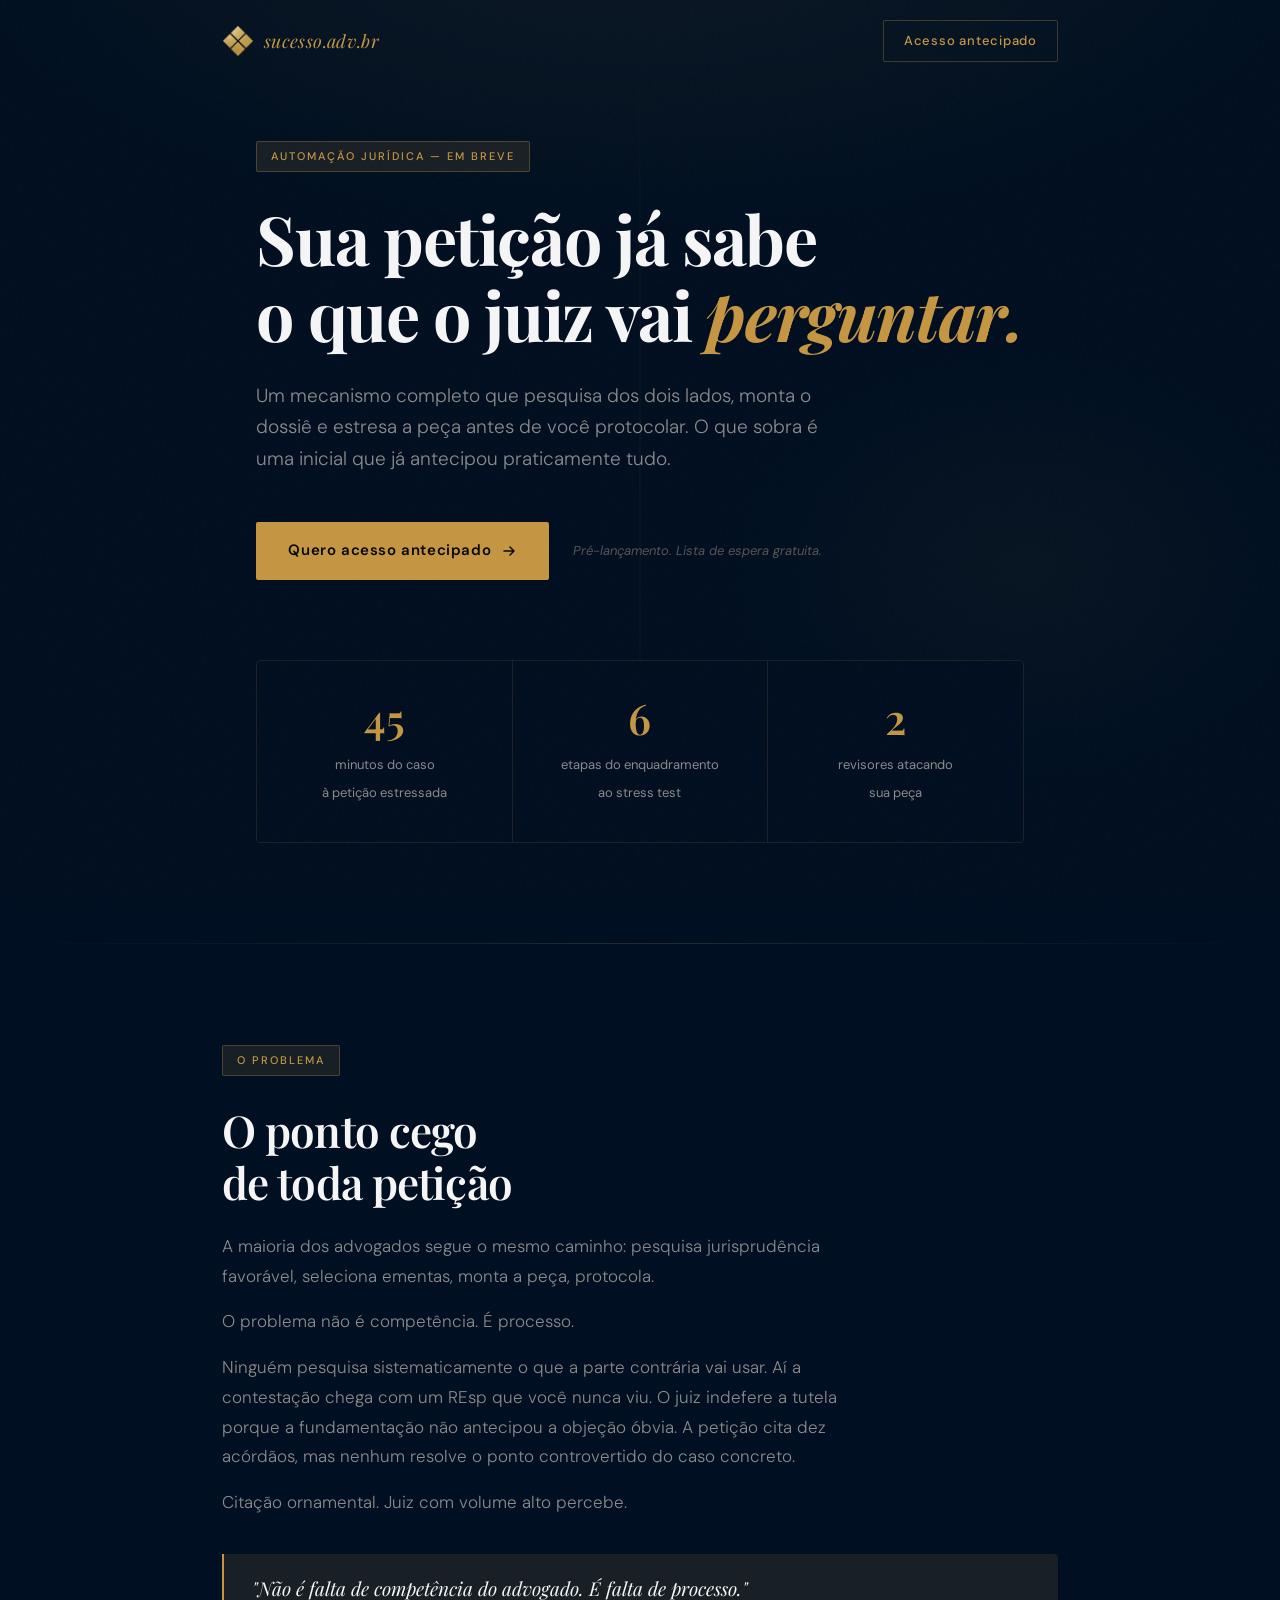
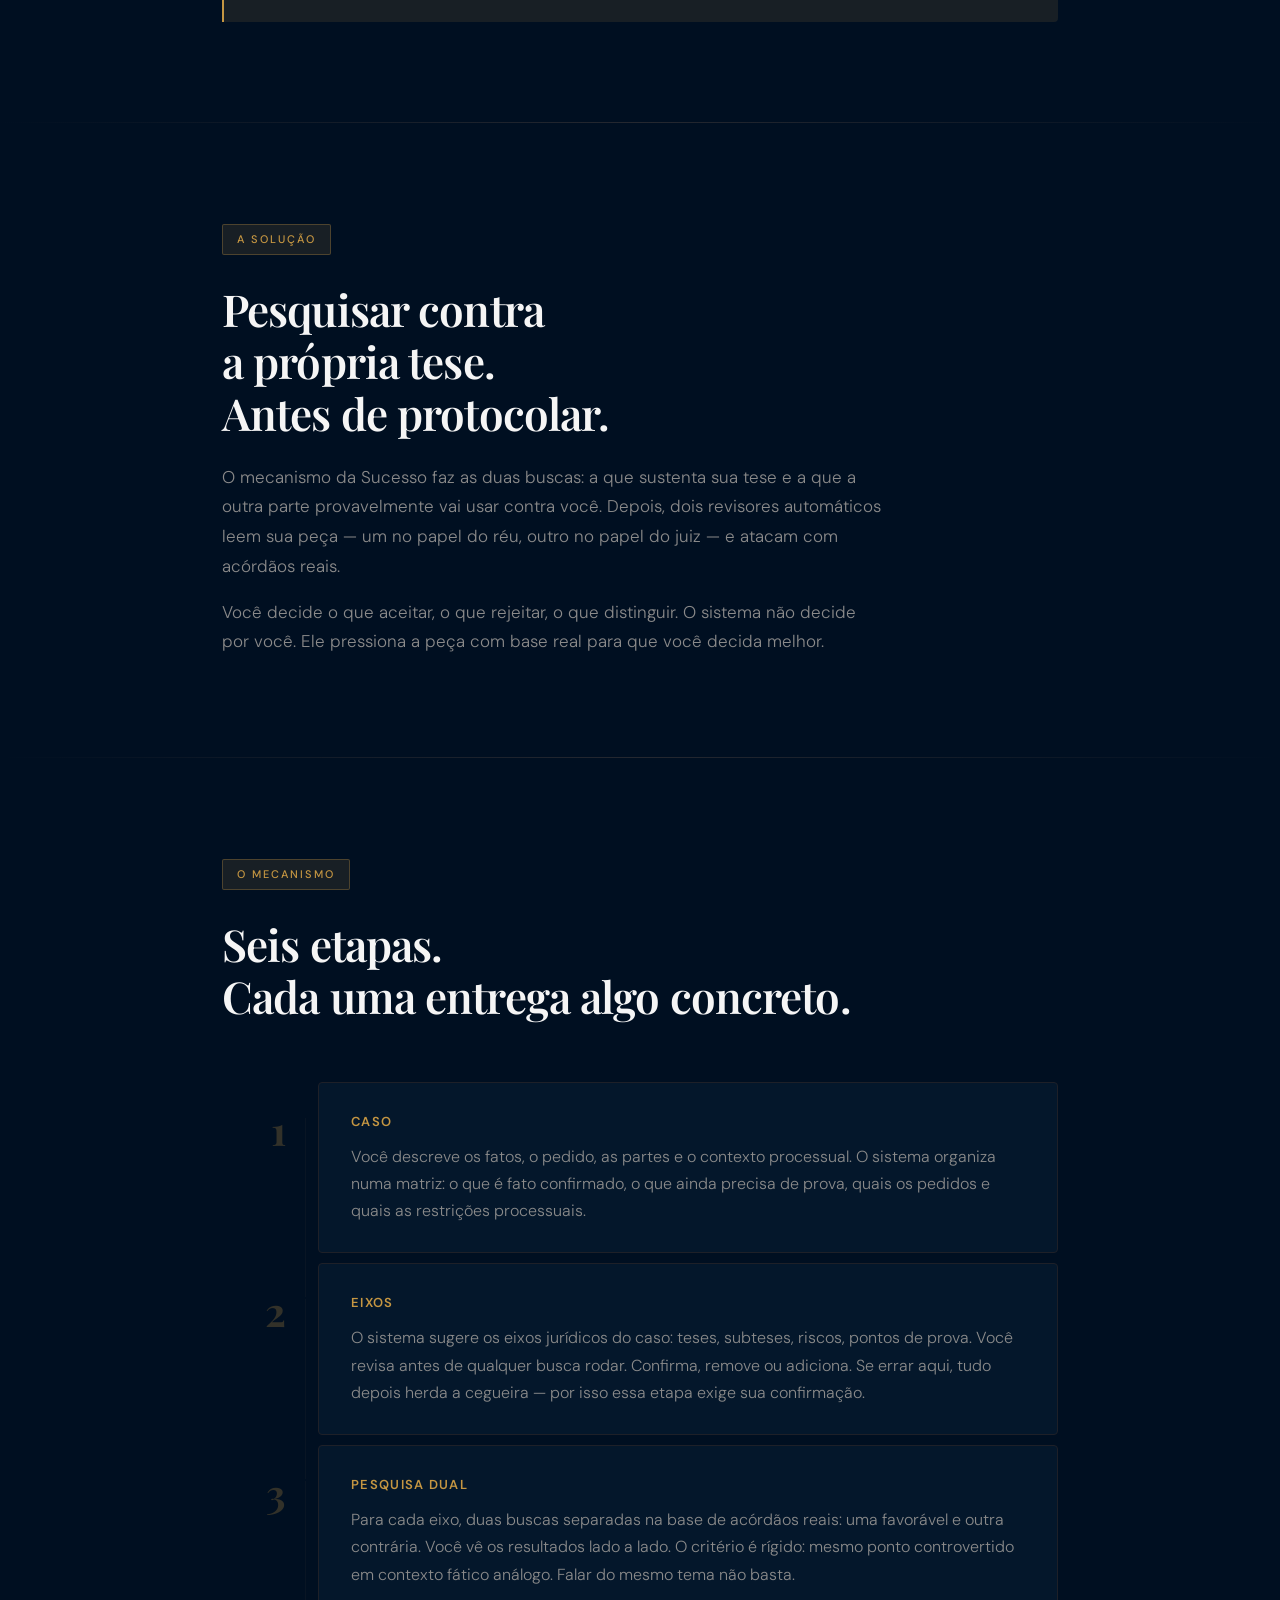
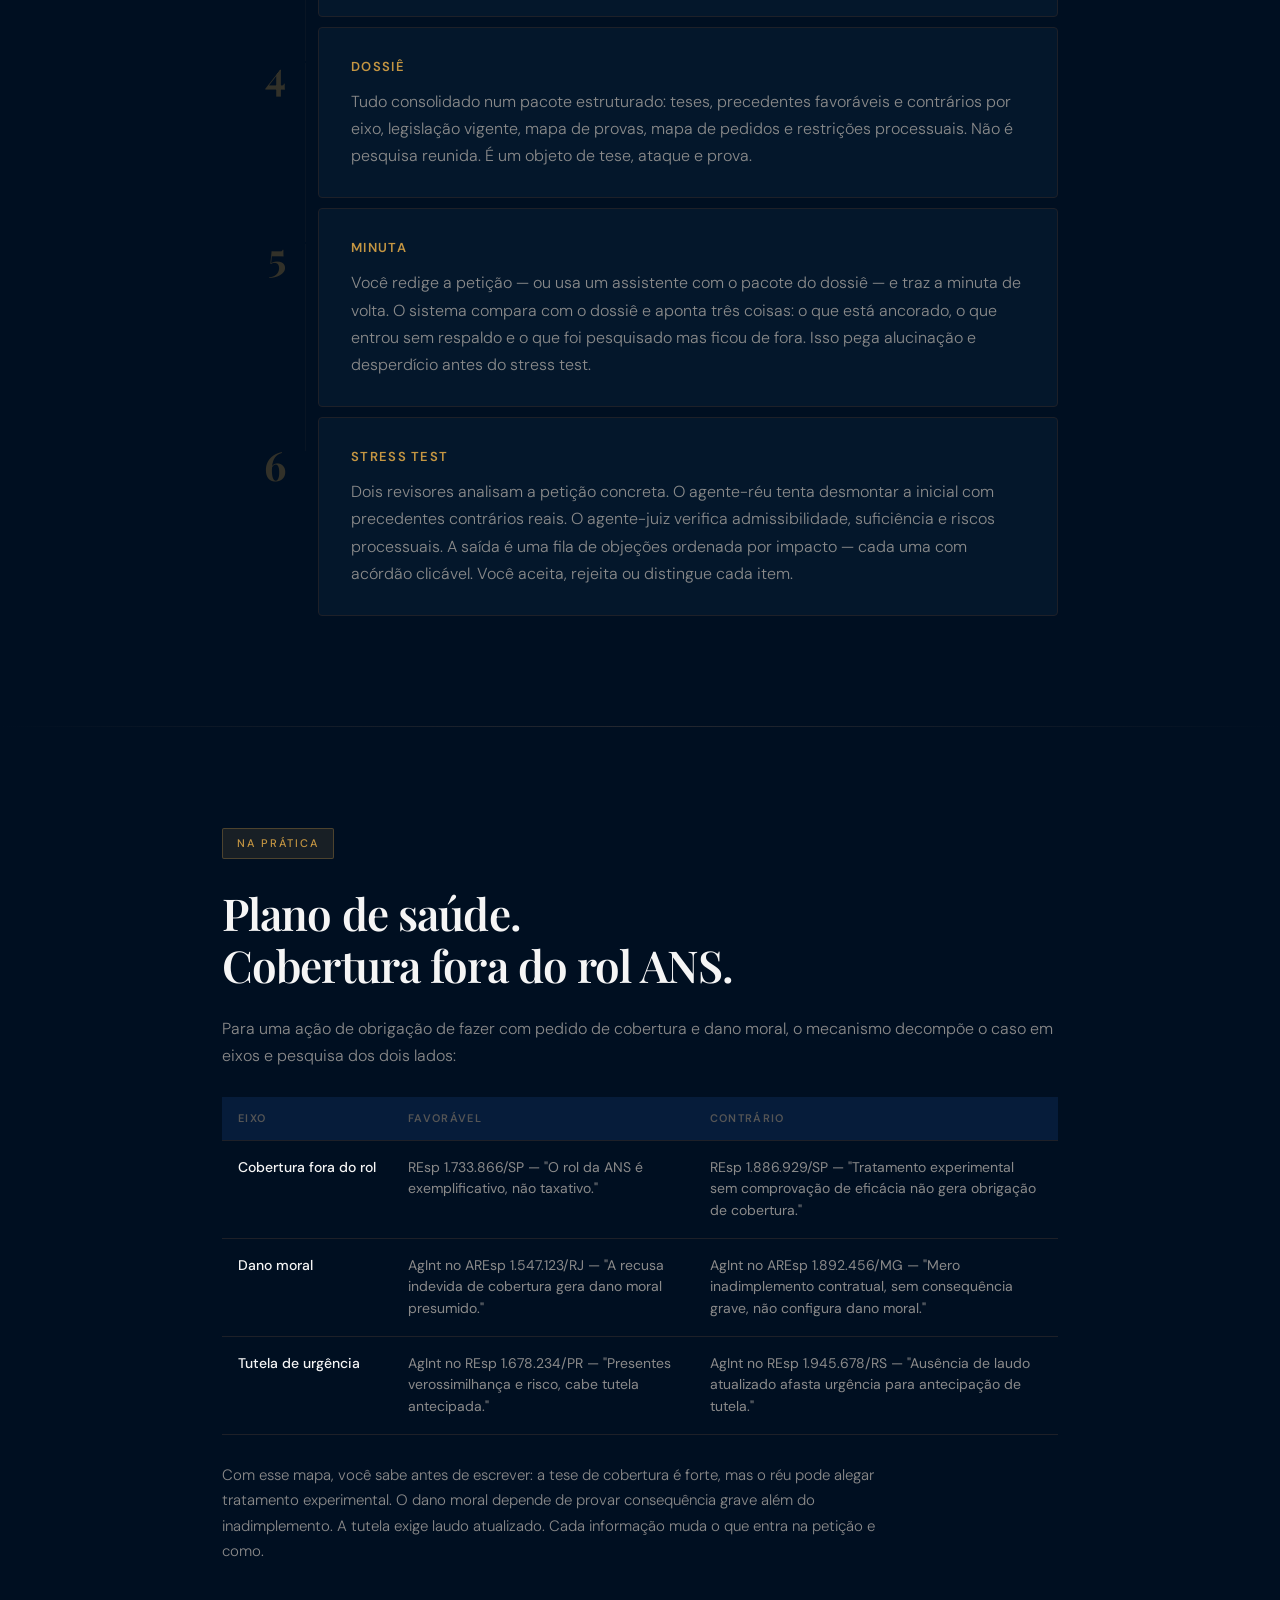
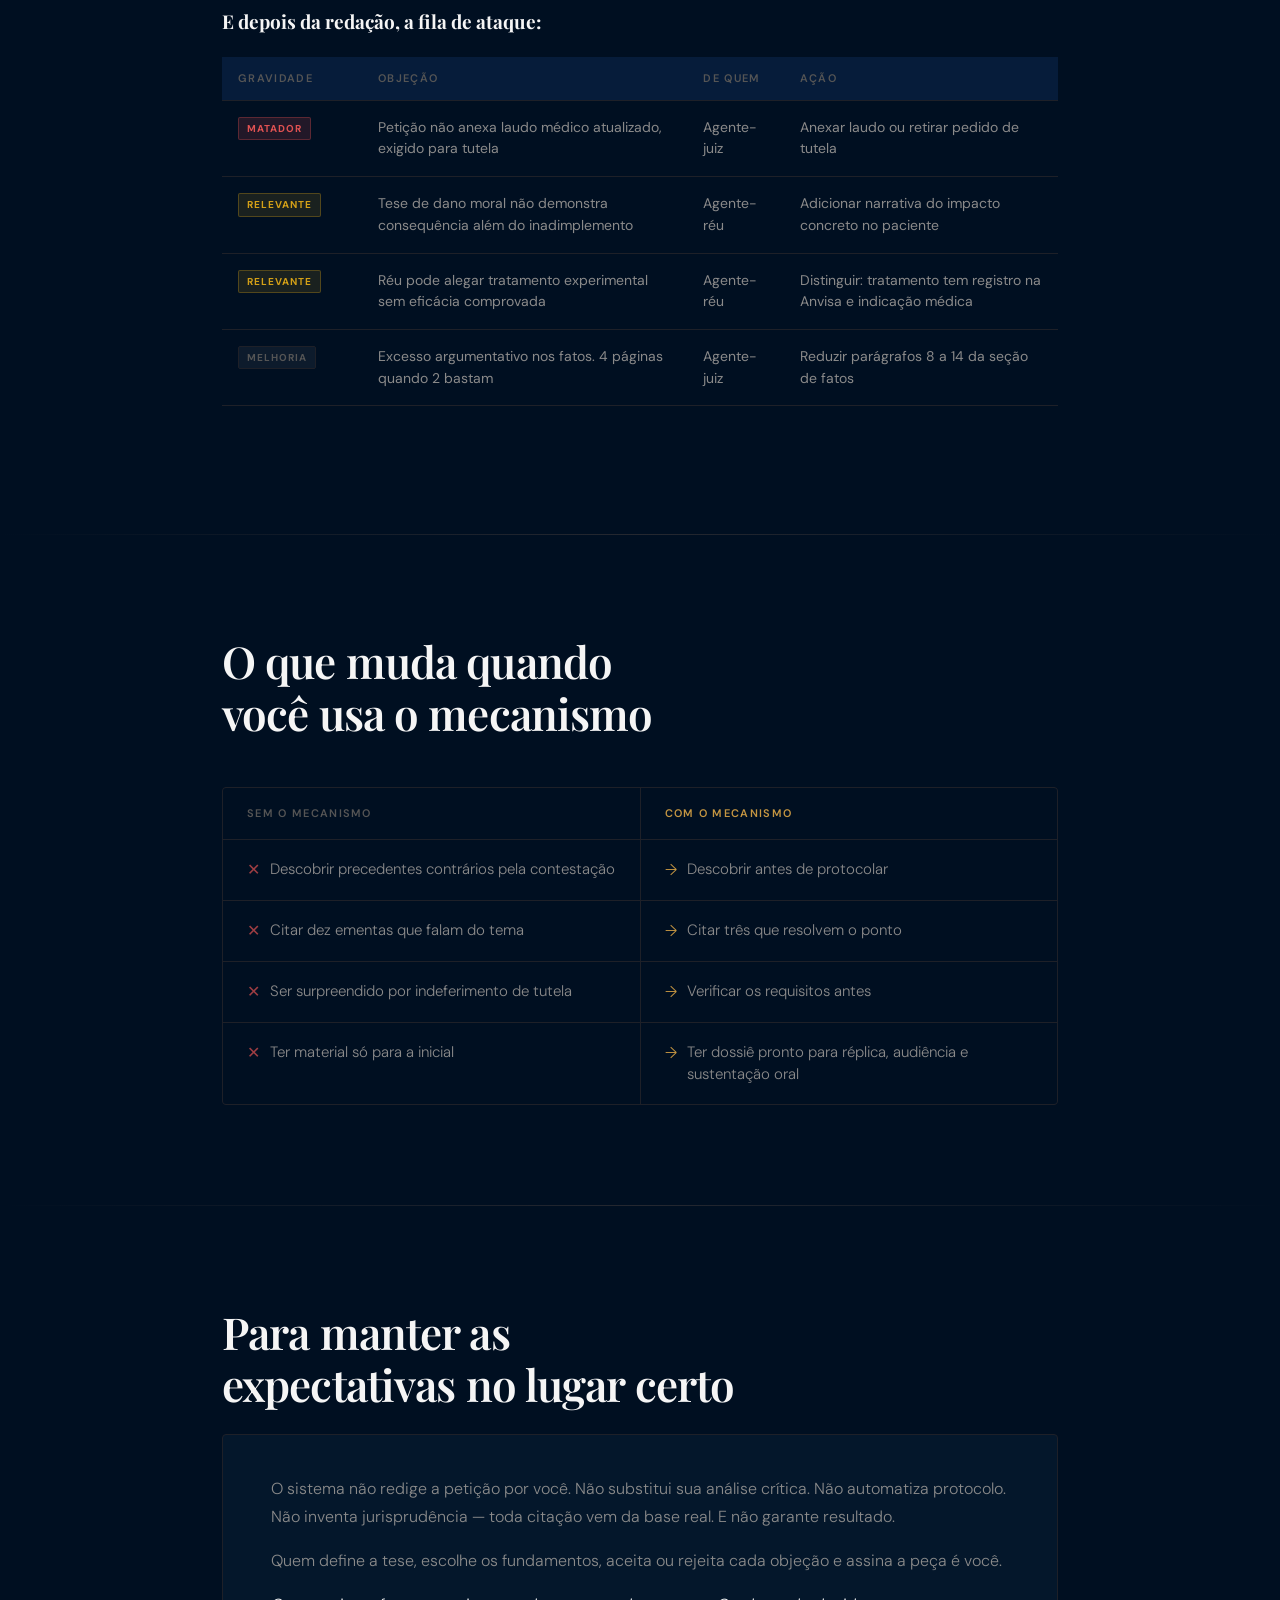
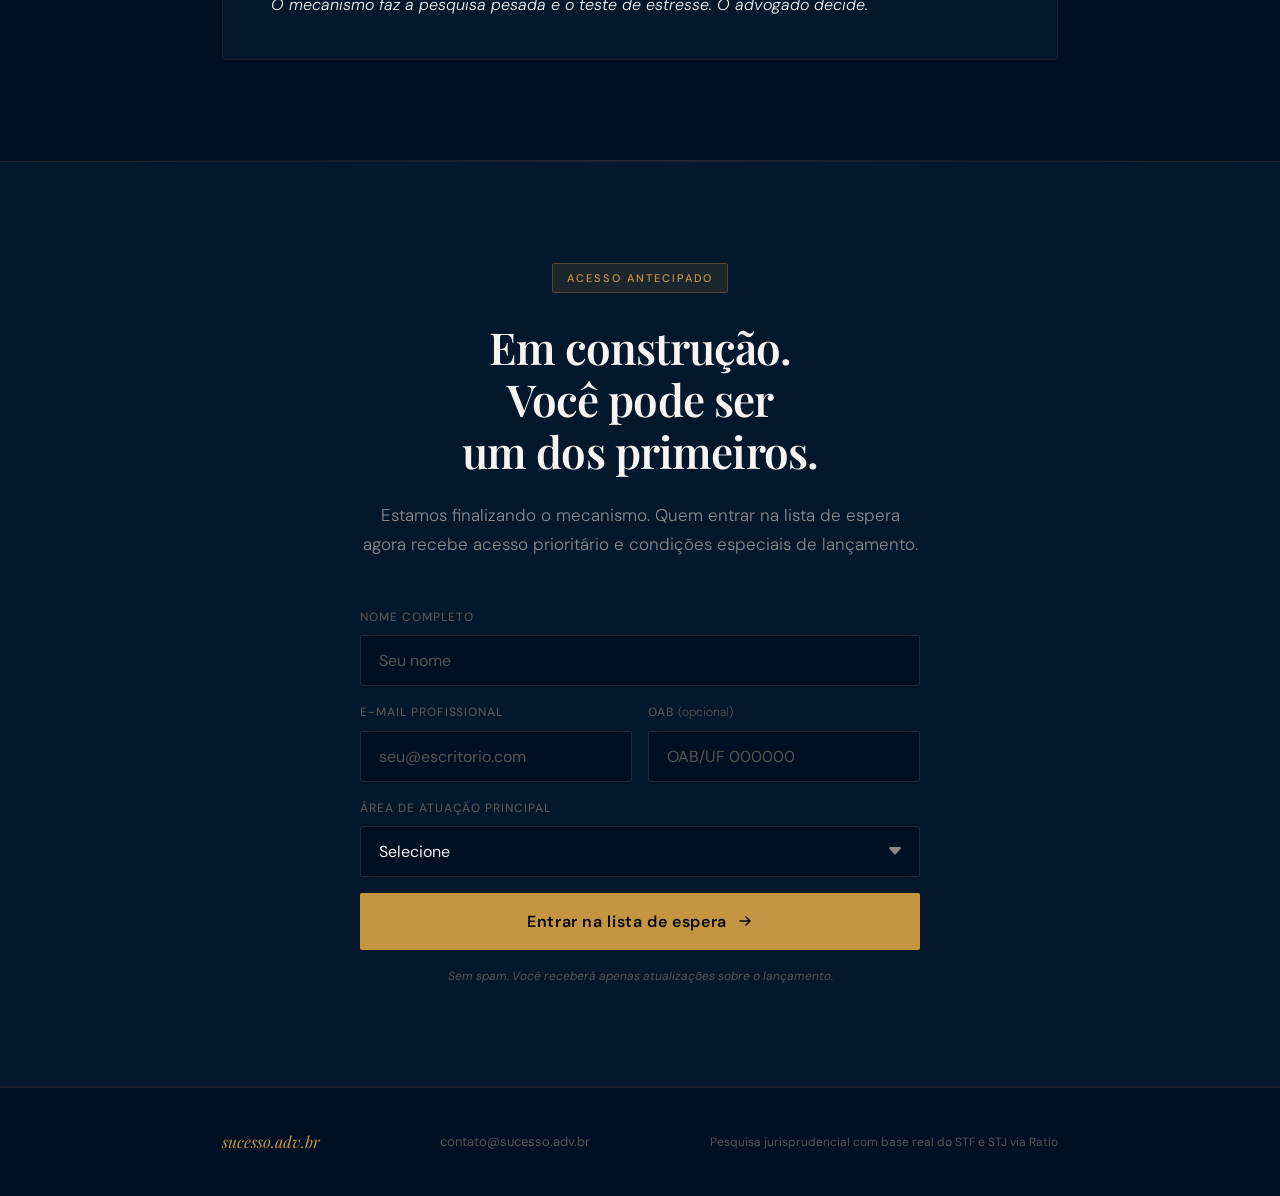
<file: juris/index.html>
<!DOCTYPE html>
<html lang="pt-BR">
<head>
<meta charset="UTF-8">
<meta name="viewport" content="width=device-width, initial-scale=1.0">
<title>Mecanismo de Petição | Sucesso para Advogados</title>
<meta name="description" content="Pesquise dos dois lados, monte o dossiê e estresce sua petição antes de protocolar. Automação jurídica com base real do STF e STJ.">
<meta property="og:title" content="Mecanismo de Petição | Sucesso para Advogados">
<meta property="og:description" content="Pesquise dos dois lados, monte o dossiê e estresce sua petição antes de protocolar. Automação jurídica com base real do STF e STJ.">
<meta property="og:image" content="https://sucesso.adv.br/og-image.jpg">
  <meta name="twitter:card" content="summary_large_image">
  <meta name="twitter:image" content="https://sucesso.adv.br/og-image.jpg">
<meta property="og:url" content="https://sucesso.adv.br/juris">
<link rel="icon" type="image/x-icon" href="/favicon.ico">
  <link rel="icon" type="image/png" sizes="32x32" href="/favicon-32.png">
  <link rel="apple-touch-icon" sizes="180x180" href="/favicon-180.png">
  <link rel="preconnect" href="https://fonts.googleapis.com">
<link rel="preconnect" href="https://fonts.gstatic.com" crossorigin>
<link href="https://fonts.googleapis.com/css2?family=Playfair+Display:ital,wght@0,400;0,600;0,700;1,400&family=DM+Sans:ital,opsz,wght@0,9..40,300;0,9..40,400;0,9..40,500;1,9..40,300&display=swap" rel="stylesheet">
<style>
  :root {
    --bg: #000F21;
    --bg-card: #04172B;
    --bg-card2: #061C3A;
    --text: #F5F5F5;
    --text-muted: #8A8A8A;
    --text-dim: #555;
    --gold: #C59642;
    --gold-dim: rgba(197,150,66,0.12);
    --gold-border: rgba(197,150,66,0.3);
    --red: #E05252;
    --amber: #D4A017;
    --border: #1E2028;
    --border-light: #252830;
  }

  *, *::before, *::after { box-sizing: border-box; margin: 0; padding: 0; }

  html { scroll-behavior: smooth; }

  body {
    background: var(--bg);
    color: var(--text);
    font-family: 'DM Sans', sans-serif;
    font-size: 17px;
    line-height: 1.7;
    overflow-x: hidden;
  }

  /* ─── GRAIN OVERLAY ─── */
  body::before {
    content: '';
    position: fixed;
    inset: 0;
    background-image: url("data:image/svg+xml,%3Csvg viewBox='0 0 256 256' xmlns='http://www.w3.org/2000/svg'%3E%3Cfilter id='noise'%3E%3CfeTurbulence type='fractalNoise' baseFrequency='0.9' numOctaves='4' stitchTiles='stitch'/%3E%3C/filter%3E%3Crect width='100%25' height='100%25' filter='url(%23noise)' opacity='0.03'/%3E%3C/svg%3E");
    pointer-events: none;
    z-index: 1000;
    opacity: 0.4;
  }

  /* ─── TYPOGRAPHY ─── */
  h1, h2, h3, .serif { font-family: 'Playfair Display', serif; }
  
  .tag {
    display: inline-block;
    font-family: 'DM Sans', sans-serif;
    font-size: 11px;
    font-weight: 500;
    letter-spacing: 0.18em;
    text-transform: uppercase;
    color: var(--gold);
    border: 1px solid var(--gold-border);
    padding: 5px 14px;
    border-radius: 2px;
    background: var(--gold-dim);
    margin-bottom: 28px;
  }

  /* ─── LAYOUT ─── */
  .container {
    max-width: 900px;
    margin: 0 auto;
    padding: 0 32px;
  }

  section { padding: 100px 0; }

  /* ─── NAV ─── */
  nav {
    position: fixed;
    top: 0; left: 0; right: 0;
    z-index: 100;
    padding: 20px 0;
    border-bottom: 1px solid transparent;
    transition: all 0.3s ease;
    background: transparent;
  }
  nav.scrolled {
    background: rgba(10,10,10,0.9);
    border-bottom-color: var(--border);
    backdrop-filter: blur(12px);
  }
  nav .container {
    display: flex;
    justify-content: space-between;
    align-items: center;
  }
  .nav-logo {
    font-family: 'Playfair Display', serif;
    font-size: 18px;
    font-style: italic;
    color: var(--gold);
    text-decoration: none;
    letter-spacing: 0.02em;
    display: flex;
    align-items: center;
    gap: 10px;
  }
  .nav-logo img {
    height: 32px;
    width: auto;
  }
  .nav-cta {
    font-size: 13px;
    color: var(--gold);
    text-decoration: none;
    font-weight: 500;
    letter-spacing: 0.06em;
    border: 1px solid var(--gold-border);
    padding: 9px 20px;
    border-radius: 2px;
    transition: all 0.2s;
  }
  .nav-cta:hover {
    background: var(--gold-dim);
  }

  /* ─── HERO ─── */
  #hero {
    min-height: 100vh;
    display: flex;
    align-items: center;
    padding: 0;
    position: relative;
    overflow: hidden;
  }
  .hero-bg {
    position: absolute;
    inset: 0;
    background: 
      radial-gradient(ellipse 80% 50% at 50% -10%, rgba(201,168,76,0.07) 0%, transparent 70%),
      radial-gradient(ellipse 40% 40% at 80% 60%, rgba(201,168,76,0.04) 0%, transparent 60%);
  }
  .hero-line {
    position: absolute;
    top: 0; bottom: 0;
    left: 50%;
    width: 1px;
    background: linear-gradient(to bottom, transparent, rgba(201,168,76,0.08), transparent);
    transform: translateX(-50%);
  }
  .hero-content {
    position: relative;
    z-index: 2;
    padding: 140px 0 100px;
  }
  .hero-title {
    font-size: clamp(38px, 6vw, 68px);
    line-height: 1.12;
    font-weight: 700;
    color: var(--text);
    margin-bottom: 28px;
    max-width: 780px;
    letter-spacing: -0.02em;
  }
  .hero-title em {
    color: var(--gold);
    font-style: italic;
  }
  .hero-sub {
    font-size: 19px;
    color: var(--text-muted);
    max-width: 600px;
    line-height: 1.65;
    margin-bottom: 48px;
    font-weight: 300;
  }
  .hero-cta-wrap { display: flex; align-items: center; gap: 24px; flex-wrap: wrap; }
  .btn-primary {
    display: inline-flex;
    align-items: center;
    gap: 10px;
    background: var(--gold);
    color: #080808;
    font-family: 'DM Sans', sans-serif;
    font-size: 15px;
    font-weight: 600;
    letter-spacing: 0.04em;
    padding: 16px 32px;
    border-radius: 2px;
    text-decoration: none;
    border: none;
    cursor: pointer;
    transition: all 0.2s;
  }
  .btn-primary:hover { background: #E9BF63; transform: translateY(-1px); box-shadow: 0 8px 32px rgba(201,168,76,0.25); }
  .btn-primary svg { transition: transform 0.2s; }
  .btn-primary:hover svg { transform: translateX(4px); }
  .hero-note { font-size: 13px; color: var(--text-dim); font-style: italic; }

  /* ─── METRICS ─── */
  .metrics {
    display: grid;
    grid-template-columns: repeat(3, 1fr);
    gap: 1px;
    margin-top: 80px;
    background: var(--border);
    border: 1px solid var(--border);
    border-radius: 4px;
    overflow: hidden;
  }
  .metric {
    background: var(--bg);
    padding: 36px 32px;
    text-align: center;
  }
  .metric-num {
    font-family: 'Playfair Display', serif;
    font-size: 42px;
    font-weight: 600;
    color: var(--gold);
    display: block;
    line-height: 1;
    margin-bottom: 10px;
  }
  .metric-label { font-size: 13px; color: var(--text-muted); line-height: 1.4; }

  /* ─── SECTIONS COMMON ─── */
  .section-title {
    font-size: clamp(28px, 4vw, 44px);
    font-weight: 600;
    line-height: 1.18;
    margin-bottom: 24px;
    letter-spacing: -0.02em;
  }
  .section-text {
    color: var(--text-muted);
    max-width: 660px;
    font-weight: 300;
    font-size: 17px;
    line-height: 1.75;
  }
  .section-text + .section-text { margin-top: 16px; }
  p + p { margin-top: 16px; }

  /* ─── CALLOUT ─── */
  .callout {
    border-left: 2px solid var(--gold);
    padding: 20px 28px;
    background: var(--gold-dim);
    border-radius: 0 4px 4px 0;
    margin-top: 36px;
    font-family: 'Playfair Display', serif;
    font-size: 19px;
    font-style: italic;
    color: var(--text);
    line-height: 1.5;
  }

  /* ─── DIVIDER ─── */
  .divider {
    height: 1px;
    background: linear-gradient(to right, transparent, var(--border-light), transparent);
    margin: 0;
  }

  /* ─── MECANISMO STEPS ─── */
  .steps { margin-top: 60px; }
  .step {
    display: grid;
    grid-template-columns: 64px 1fr;
    gap: 0 32px;
    margin-bottom: 2px;
    opacity: 0;
    transform: translateY(24px);
    transition: opacity 0.5s ease, transform 0.5s ease;
  }
  .step.visible { opacity: 1; transform: none; }
  .step-number {
    font-family: 'Playfair Display', serif;
    font-size: 40px;
    font-weight: 700;
    color: var(--gold);
    opacity: 0.25;
    line-height: 1;
    padding-top: 28px;
    text-align: right;
    position: relative;
  }
  .step-number::after {
    content: '';
    position: absolute;
    right: -20px;
    top: 36px;
    bottom: -36px;
    width: 1px;
    background: var(--border-light);
  }
  .step:last-child .step-number::after { display: none; }
  .step-body {
    background: var(--bg-card);
    border: 1px solid var(--border);
    border-radius: 4px;
    padding: 28px 32px;
    margin-bottom: 8px;
    transition: border-color 0.2s;
  }
  .step-body:hover { border-color: var(--gold-border); }
  .step-title {
    font-family: 'DM Sans', sans-serif;
    font-size: 13px;
    font-weight: 600;
    letter-spacing: 0.1em;
    text-transform: uppercase;
    color: var(--gold);
    margin-bottom: 10px;
  }
  .step-desc {
    font-size: 16px;
    color: var(--text-muted);
    font-weight: 300;
    line-height: 1.7;
  }

  /* ─── EXAMPLE ─── */
  .example-intro {
    color: var(--text-muted);
    font-size: 16px;
    margin-bottom: 28px;
    font-weight: 300;
  }
  .table-wrap { overflow-x: auto; margin-bottom: 28px; }
  table {
    width: 100%;
    border-collapse: collapse;
    font-size: 14px;
    min-width: 560px;
  }
  thead th {
    text-align: left;
    padding: 12px 16px;
    font-size: 11px;
    font-weight: 600;
    letter-spacing: 0.12em;
    text-transform: uppercase;
    color: var(--text-dim);
    border-bottom: 1px solid var(--border);
    background: var(--bg-card2);
  }
  tbody td {
    padding: 16px;
    border-bottom: 1px solid var(--border);
    vertical-align: top;
    color: var(--text-muted);
    line-height: 1.55;
  }
  tbody td:first-child {
    color: var(--text);
    font-weight: 500;
    white-space: nowrap;
    width: 140px;
  }
  tbody tr:hover td { background: rgba(255,255,255,0.01); }

  .table-note {
    color: var(--text-muted);
    font-size: 15px;
    font-weight: 300;
    line-height: 1.7;
    margin-bottom: 40px;
    max-width: 660px;
  }

  /* Attack table */
  .attack-title {
    font-size: 19px;
    font-family: 'Playfair Display', serif;
    margin-bottom: 20px;
    color: var(--text);
  }
  .badge {
    display: inline-block;
    font-size: 10px;
    font-weight: 700;
    letter-spacing: 0.1em;
    padding: 3px 8px;
    border-radius: 2px;
    white-space: nowrap;
  }
  .badge-red { background: rgba(224,82,82,0.15); color: var(--red); border: 1px solid rgba(224,82,82,0.3); }
  .badge-amber { background: rgba(212,160,23,0.12); color: var(--amber); border: 1px solid rgba(212,160,23,0.3); }
  .badge-gray { background: rgba(255,255,255,0.05); color: var(--text-dim); border: 1px solid var(--border); }

  /* ─── BEFORE/AFTER ─── */
  .ba-grid {
    display: grid;
    grid-template-columns: 1fr 1fr;
    gap: 1px;
    background: var(--border);
    border: 1px solid var(--border);
    border-radius: 4px;
    overflow: hidden;
    margin-top: 48px;
  }
  .ba-col { background: var(--bg); padding: 0; }
  .ba-header {
    padding: 16px 24px;
    font-size: 11px;
    font-weight: 600;
    letter-spacing: 0.12em;
    text-transform: uppercase;
    border-bottom: 1px solid var(--border);
  }
  .ba-header.before { color: var(--text-dim); }
  .ba-header.after { color: var(--gold); }
  .ba-item {
    padding: 18px 24px;
    font-size: 15px;
    color: var(--text-muted);
    border-bottom: 1px solid var(--border);
    font-weight: 300;
    line-height: 1.5;
    display: flex;
    align-items: flex-start;
    gap: 10px;
  }
  .ba-item:last-child { border-bottom: none; }
  .ba-item.before .ba-icon { color: var(--red); opacity: 0.7; font-size: 16px; flex-shrink: 0; }
  .ba-item.after .ba-icon { color: var(--gold); font-size: 16px; flex-shrink: 0; }

  /* ─── DISCLAIMER ─── */
  .disclaimer-box {
    background: var(--bg-card);
    border: 1px solid var(--border);
    border-radius: 4px;
    padding: 40px 48px;
    margin-top: 0;
  }
  .disclaimer-box p { color: var(--text-muted); font-weight: 300; font-size: 16px; line-height: 1.75; margin-bottom: 14px; }
  .disclaimer-box p:last-child { margin-bottom: 0; color: var(--text); font-style: italic; font-family: 'DM Sans', sans-serif; font-size: 16px; }

  /* ─── FORM / CTA ─── */
  #waitlist {
    background: var(--bg-card);
    border-top: 1px solid var(--border);
    border-bottom: 1px solid var(--border);
  }
  .form-wrap {
    max-width: 560px;
    margin: 48px auto 0;
  }
  .form-row { margin-bottom: 16px; }
  .form-row label {
    display: block;
    font-size: 12px;
    font-weight: 500;
    letter-spacing: 0.08em;
    text-transform: uppercase;
    color: var(--text-dim);
    margin-bottom: 8px;
  }
  .form-row input,
  .form-row select {
    width: 100%;
    background: var(--bg);
    border: 1px solid var(--border-light);
    color: var(--text);
    font-family: 'DM Sans', sans-serif;
    font-size: 16px;
    padding: 14px 18px;
    border-radius: 2px;
    outline: none;
    transition: border-color 0.2s;
    appearance: none;
    -webkit-appearance: none;
  }
  .form-row input::placeholder { color: var(--text-dim); }
  .form-row input:focus,
  .form-row select:focus { border-color: var(--gold-border); }
  .form-row select { cursor: pointer; background-image: url("data:image/svg+xml,%3Csvg xmlns='http://www.w3.org/2000/svg' width='16' height='16' fill='%238A8A8A' viewBox='0 0 16 16'%3E%3Cpath d='M7.247 11.14 2.451 5.658C1.885 5.013 2.345 4 3.204 4h9.592a1 1 0 0 1 .753 1.659l-4.796 5.48a1 1 0 0 1-1.506 0z'/%3E%3C/svg%3E"); background-repeat: no-repeat; background-position: right 16px center; padding-right: 44px; }
  .form-grid { display: grid; grid-template-columns: 1fr 1fr; gap: 16px; }
  .btn-form {
    width: 100%;
    display: flex;
    align-items: center;
    justify-content: center;
    gap: 10px;
    background: var(--gold);
    color: #080808;
    font-family: 'DM Sans', sans-serif;
    font-size: 16px;
    font-weight: 600;
    padding: 18px;
    border-radius: 2px;
    border: none;
    cursor: pointer;
    transition: all 0.2s;
    letter-spacing: 0.04em;
    margin-top: 8px;
  }
  .btn-form:hover { background: #E9BF63; transform: translateY(-1px); box-shadow: 0 8px 32px rgba(201,168,76,0.2); }
  .btn-form:disabled { opacity: 0.6; cursor: not-allowed; transform: none; }
  .form-fine {
    text-align: center;
    font-size: 12px;
    color: var(--text-dim);
    font-style: italic;
    margin-top: 16px;
  }
  .form-success {
    display: none;
    text-align: center;
    padding: 40px 0;
  }
  .form-success .success-icon { font-size: 40px; display: block; margin-bottom: 20px; }
  .form-success p { color: var(--text-muted); font-size: 16px; }
  .form-success strong { display: block; font-family: 'Playfair Display', serif; font-size: 26px; color: var(--text); margin-bottom: 12px; }

  /* ─── FOOTER ─── */
  footer {
    padding: 40px 0;
    border-top: 1px solid var(--border);
  }
  .footer-inner {
    display: flex;
    align-items: center;
    justify-content: space-between;
    flex-wrap: wrap;
    gap: 16px;
  }
  .footer-logo {
    font-family: 'Playfair Display', serif;
    font-style: italic;
    color: var(--gold);
    font-size: 16px;
  }
  .footer-links { display: flex; gap: 24px; flex-wrap: wrap; }
  .footer-links a { font-size: 13px; color: var(--text-dim); text-decoration: none; }
  .footer-links a:hover { color: var(--text-muted); }
  .footer-credit { font-size: 12px; color: var(--text-dim); }
  .footer-credit a { color: var(--text-dim); }

  /* ─── SCROLL REVEAL ─── */
  .reveal {
    opacity: 0;
    transform: translateY(28px);
    transition: opacity 0.6s ease, transform 0.6s ease;
  }
  .reveal.visible { opacity: 1; transform: none; }

  /* ─── RESPONSIVE ─── */
  @media (max-width: 640px) {
    section { padding: 70px 0; }
    .container { padding: 0 20px; }
    .metrics { grid-template-columns: 1fr; }
    .ba-grid { grid-template-columns: 1fr; }
    .form-grid { grid-template-columns: 1fr; }
    .hero-title { font-size: 32px; }
    .hero-sub { font-size: 17px; }
    .disclaimer-box { padding: 28px 24px; }
    .step { grid-template-columns: 48px 1fr; gap: 0 20px; }
    .step-number { font-size: 28px; }
    .footer-inner { flex-direction: column; text-align: center; }
  }
</style>
</head>
<body>

<!-- NAV -->
<nav id="nav">
  <div class="container">
    <a href="#" class="nav-logo"><img src="/logo.png" alt="Sucesso para Advogados">sucesso.adv.br</a>
    <a href="#waitlist" class="nav-cta">Acesso antecipado</a>
  </div>
</nav>

<!-- HERO -->
<section id="hero">
  <div class="hero-bg"></div>
  <div class="hero-line"></div>
  <div class="container">
    <div class="hero-content">
      <div class="tag">Automação Jurídica — Em Breve</div>
      <h1 class="hero-title">
        Sua petição já sabe<br>o que o juiz vai <em>perguntar.</em>
      </h1>
      <p class="hero-sub">
        Um mecanismo completo que pesquisa dos dois lados, monta o dossiê e estresa a peça antes de você protocolar. O que sobra é uma inicial que já antecipou praticamente tudo.
      </p>
      <div class="hero-cta-wrap">
        <a href="#waitlist" class="btn-primary">
          Quero acesso antecipado
          <svg width="16" height="16" viewBox="0 0 16 16" fill="none">
            <path d="M3 8h10M9 4l4 4-4 4" stroke="currentColor" stroke-width="1.5" stroke-linecap="round" stroke-linejoin="round"/>
          </svg>
        </a>
        <span class="hero-note">Pré-lançamento. Lista de espera gratuita.</span>
      </div>

      <div class="metrics reveal">
        <div class="metric">
          <span class="metric-num" data-target="45">0</span>
          <span class="metric-label">minutos do caso<br>à petição estressada</span>
        </div>
        <div class="metric">
          <span class="metric-num" data-target="6">0</span>
          <span class="metric-label">etapas do enquadramento<br>ao stress test</span>
        </div>
        <div class="metric">
          <span class="metric-num" data-target="2">0</span>
          <span class="metric-label">revisores atacando<br>sua peça</span>
        </div>
      </div>
    </div>
  </div>
</section>

<div class="divider"></div>

<!-- PROBLEMA -->
<section id="problema">
  <div class="container">
    <div class="reveal">
      <div class="tag">O Problema</div>
      <h2 class="section-title">O ponto cego<br>de toda petição</h2>
    </div>
    <div class="section-text reveal">
      <p>A maioria dos advogados segue o mesmo caminho: pesquisa jurisprudência favorável, seleciona ementas, monta a peça, protocola.</p>
      <p>O problema não é competência. É processo.</p>
      <p>Ninguém pesquisa sistematicamente o que a parte contrária vai usar. Aí a contestação chega com um REsp que você nunca viu. O juiz indefere a tutela porque a fundamentação não antecipou a objeção óbvia. A petição cita dez acórdãos, mas nenhum resolve o ponto controvertido do caso concreto.</p>
      <p>Citação ornamental. Juiz com volume alto percebe.</p>
    </div>
    <div class="callout reveal">
      "Não é falta de competência do advogado. É falta de processo."
    </div>
  </div>
</section>

<div class="divider"></div>

<!-- SOLUÇÃO -->
<section id="solucao">
  <div class="container">
    <div class="reveal">
      <div class="tag">A Solução</div>
      <h2 class="section-title">Pesquisar contra<br>a própria tese.<br>Antes de protocolar.</h2>
    </div>
    <div class="section-text reveal">
      <p>O mecanismo da Sucesso faz as duas buscas: a que sustenta sua tese e a que a outra parte provavelmente vai usar contra você. Depois, dois revisores automáticos leem sua peça — um no papel do réu, outro no papel do juiz — e atacam com acórdãos reais.</p>
      <p>Você decide o que aceitar, o que rejeitar, o que distinguir. O sistema não decide por você. Ele pressiona a peça com base real para que você decida melhor.</p>
    </div>
  </div>
</section>

<div class="divider"></div>

<!-- MECANISMO -->
<section id="mecanismo">
  <div class="container">
    <div class="reveal">
      <div class="tag">O Mecanismo</div>
      <h2 class="section-title">Seis etapas.<br>Cada uma entrega algo concreto.</h2>
    </div>

    <div class="steps">
      <div class="step">
        <div class="step-number">1</div>
        <div class="step-body">
          <div class="step-title">Caso</div>
          <p class="step-desc">Você descreve os fatos, o pedido, as partes e o contexto processual. O sistema organiza numa matriz: o que é fato confirmado, o que ainda precisa de prova, quais os pedidos e quais as restrições processuais.</p>
        </div>
      </div>
      <div class="step">
        <div class="step-number">2</div>
        <div class="step-body">
          <div class="step-title">Eixos</div>
          <p class="step-desc">O sistema sugere os eixos jurídicos do caso: teses, subteses, riscos, pontos de prova. Você revisa antes de qualquer busca rodar. Confirma, remove ou adiciona. Se errar aqui, tudo depois herda a cegueira — por isso essa etapa exige sua confirmação.</p>
        </div>
      </div>
      <div class="step">
        <div class="step-number">3</div>
        <div class="step-body">
          <div class="step-title">Pesquisa Dual</div>
          <p class="step-desc">Para cada eixo, duas buscas separadas na base de acórdãos reais: uma favorável e outra contrária. Você vê os resultados lado a lado. O critério é rígido: mesmo ponto controvertido em contexto fático análogo. Falar do mesmo tema não basta.</p>
        </div>
      </div>
      <div class="step">
        <div class="step-number">4</div>
        <div class="step-body">
          <div class="step-title">Dossiê</div>
          <p class="step-desc">Tudo consolidado num pacote estruturado: teses, precedentes favoráveis e contrários por eixo, legislação vigente, mapa de provas, mapa de pedidos e restrições processuais. Não é pesquisa reunida. É um objeto de tese, ataque e prova.</p>
        </div>
      </div>
      <div class="step">
        <div class="step-number">5</div>
        <div class="step-body">
          <div class="step-title">Minuta</div>
          <p class="step-desc">Você redige a petição — ou usa um assistente com o pacote do dossiê — e traz a minuta de volta. O sistema compara com o dossiê e aponta três coisas: o que está ancorado, o que entrou sem respaldo e o que foi pesquisado mas ficou de fora. Isso pega alucinação e desperdício antes do stress test.</p>
        </div>
      </div>
      <div class="step">
        <div class="step-number">6</div>
        <div class="step-body">
          <div class="step-title">Stress Test</div>
          <p class="step-desc">Dois revisores analisam a petição concreta. O agente-réu tenta desmontar a inicial com precedentes contrários reais. O agente-juiz verifica admissibilidade, suficiência e riscos processuais. A saída é uma fila de objeções ordenada por impacto — cada uma com acórdão clicável. Você aceita, rejeita ou distingue cada item.</p>
        </div>
      </div>
    </div>
  </div>
</section>

<div class="divider"></div>

<!-- EXEMPLO -->
<section id="exemplo">
  <div class="container">
    <div class="reveal">
      <div class="tag">Na Prática</div>
      <h2 class="section-title">Plano de saúde.<br>Cobertura fora do rol ANS.</h2>
    </div>
    <p class="example-intro reveal">Para uma ação de obrigação de fazer com pedido de cobertura e dano moral, o mecanismo decompõe o caso em eixos e pesquisa dos dois lados:</p>

    <div class="table-wrap reveal">
      <table>
        <thead>
          <tr>
            <th>Eixo</th>
            <th>Favorável</th>
            <th>Contrário</th>
          </tr>
        </thead>
        <tbody>
          <tr>
            <td>Cobertura fora do rol</td>
            <td>REsp 1.733.866/SP — "O rol da ANS é exemplificativo, não taxativo."</td>
            <td>REsp 1.886.929/SP — "Tratamento experimental sem comprovação de eficácia não gera obrigação de cobertura."</td>
          </tr>
          <tr>
            <td>Dano moral</td>
            <td>AgInt no AREsp 1.547.123/RJ — "A recusa indevida de cobertura gera dano moral presumido."</td>
            <td>AgInt no AREsp 1.892.456/MG — "Mero inadimplemento contratual, sem consequência grave, não configura dano moral."</td>
          </tr>
          <tr>
            <td>Tutela de urgência</td>
            <td>AgInt no REsp 1.678.234/PR — "Presentes verossimilhança e risco, cabe tutela antecipada."</td>
            <td>AgInt no REsp 1.945.678/RS — "Ausência de laudo atualizado afasta urgência para antecipação de tutela."</td>
          </tr>
        </tbody>
      </table>
    </div>

    <p class="table-note reveal">Com esse mapa, você sabe antes de escrever: a tese de cobertura é forte, mas o réu pode alegar tratamento experimental. O dano moral depende de provar consequência grave além do inadimplemento. A tutela exige laudo atualizado. Cada informação muda o que entra na petição e como.</p>

    <h3 class="attack-title reveal">E depois da redação, a fila de ataque:</h3>

    <div class="table-wrap reveal">
      <table>
        <thead>
          <tr>
            <th>Gravidade</th>
            <th>Objeção</th>
            <th>De quem</th>
            <th>Ação</th>
          </tr>
        </thead>
        <tbody>
          <tr>
            <td><span class="badge badge-red">MATADOR</span></td>
            <td>Petição não anexa laudo médico atualizado, exigido para tutela</td>
            <td>Agente-juiz</td>
            <td>Anexar laudo ou retirar pedido de tutela</td>
          </tr>
          <tr>
            <td><span class="badge badge-amber">RELEVANTE</span></td>
            <td>Tese de dano moral não demonstra consequência além do inadimplemento</td>
            <td>Agente-réu</td>
            <td>Adicionar narrativa do impacto concreto no paciente</td>
          </tr>
          <tr>
            <td><span class="badge badge-amber">RELEVANTE</span></td>
            <td>Réu pode alegar tratamento experimental sem eficácia comprovada</td>
            <td>Agente-réu</td>
            <td>Distinguir: tratamento tem registro na Anvisa e indicação médica</td>
          </tr>
          <tr>
            <td><span class="badge badge-gray">MELHORIA</span></td>
            <td>Excesso argumentativo nos fatos. 4 páginas quando 2 bastam</td>
            <td>Agente-juiz</td>
            <td>Reduzir parágrafos 8 a 14 da seção de fatos</td>
          </tr>
        </tbody>
      </table>
    </div>
  </div>
</section>

<div class="divider"></div>

<!-- ANTES/DEPOIS -->
<section id="mudanca">
  <div class="container">
    <div class="reveal">
      <h2 class="section-title">O que muda quando<br>você usa o mecanismo</h2>
    </div>
    <div class="ba-grid reveal">
      <div class="ba-col">
        <div class="ba-header before">Sem o mecanismo</div>
        <div class="ba-item before"><span class="ba-icon">✕</span> Descobrir precedentes contrários pela contestação</div>
        <div class="ba-item before"><span class="ba-icon">✕</span> Citar dez ementas que falam do tema</div>
        <div class="ba-item before"><span class="ba-icon">✕</span> Ser surpreendido por indeferimento de tutela</div>
        <div class="ba-item before"><span class="ba-icon">✕</span> Ter material só para a inicial</div>
      </div>
      <div class="ba-col">
        <div class="ba-header after">Com o mecanismo</div>
        <div class="ba-item after"><span class="ba-icon">→</span> Descobrir antes de protocolar</div>
        <div class="ba-item after"><span class="ba-icon">→</span> Citar três que resolvem o ponto</div>
        <div class="ba-item after"><span class="ba-icon">→</span> Verificar os requisitos antes</div>
        <div class="ba-item after"><span class="ba-icon">→</span> Ter dossiê pronto para réplica, audiência e sustentação oral</div>
      </div>
    </div>
  </div>
</section>

<div class="divider"></div>

<!-- DISCLAIMER -->
<section id="disclaimer">
  <div class="container">
    <div class="reveal">
      <h2 class="section-title">Para manter as<br>expectativas no lugar certo</h2>
    </div>
    <div class="disclaimer-box reveal">
      <p>O sistema não redige a petição por você. Não substitui sua análise crítica. Não automatiza protocolo. Não inventa jurisprudência — toda citação vem da base real. E não garante resultado.</p>
      <p>Quem define a tese, escolhe os fundamentos, aceita ou rejeita cada objeção e assina a peça é você.</p>
      <p>O mecanismo faz a pesquisa pesada e o teste de estresse. O advogado decide.</p>
    </div>
  </div>
</section>

<div class="divider"></div>

<!-- WAITLIST / CTA -->
<section id="waitlist">
  <div class="container">
    <div class="reveal" style="text-align:center; max-width: 560px; margin: 0 auto;">
      <div class="tag">Acesso Antecipado</div>
      <h2 class="section-title">Em construção.<br>Você pode ser<br>um dos primeiros.</h2>
      <p style="color: var(--text-muted); font-weight: 300; font-size: 17px; line-height: 1.7;">
        Estamos finalizando o mecanismo. Quem entrar na lista de espera agora recebe acesso prioritário e condições especiais de lançamento.
      </p>
    </div>

    <div class="form-wrap">
      <form id="waitlist-form" class="reveal">
        <div class="form-row">
          <label>Nome completo</label>
          <input type="text" name="nome" placeholder="Seu nome" required>
        </div>
        <div class="form-grid">
          <div class="form-row">
            <label>E-mail profissional</label>
            <input type="email" name="email" placeholder="seu@escritorio.com" required>
          </div>
          <div class="form-row">
            <label>OAB <span style="font-weight:300;text-transform:none;letter-spacing:0">(opcional)</span></label>
            <input type="text" name="oab" placeholder="OAB/UF 000000">
          </div>
        </div>
        <div class="form-row">
          <label>Área de atuação principal</label>
          <select name="area" required>
            <option value="" disabled selected>Selecione</option>
            <option value="Cível">Cível</option>
            <option value="Trabalhista">Trabalhista</option>
            <option value="Previdenciário">Previdenciário</option>
            <option value="Criminal">Criminal</option>
            <option value="Outro">Outro</option>
          </select>
        </div>
        <button type="submit" class="btn-form" id="submit-btn">
          <span id="btn-text">Entrar na lista de espera</span>
          <svg id="btn-arrow" width="16" height="16" viewBox="0 0 16 16" fill="none">
            <path d="M3 8h10M9 4l4 4-4 4" stroke="currentColor" stroke-width="1.5" stroke-linecap="round" stroke-linejoin="round"/>
          </svg>
          <svg id="btn-spin" style="display:none;animation:spin 1s linear infinite" width="16" height="16" viewBox="0 0 16 16" fill="none">
            <path d="M8 2a6 6 0 1 1-6 6" stroke="currentColor" stroke-width="1.5" stroke-linecap="round"/>
          </svg>
        </button>
        <p class="form-fine">Sem spam. Você receberá apenas atualizações sobre o lançamento.</p>
      </form>

      <div class="form-success" id="form-success">
        <span class="success-icon">✓</span>
        <strong>Você está na lista.</strong>
        <p>Avisaremos quando o acesso antecipado abrir.</p>
      </div>
    </div>
  </div>
</section>

<!-- FOOTER -->
<footer>
  <div class="container">
    <div class="footer-inner">
      <span class="footer-logo">sucesso.adv.br</span>
      <div class="footer-links">
        <a href="mailto:contato@sucesso.adv.br">contato@sucesso.adv.br</a>
      </div>
      <span class="footer-credit">
        Pesquisa jurisprudencial com base real do STF e STJ via Ratio
      </span>
    </div>
  </div>
</footer>

<style>
@keyframes spin { from { transform: rotate(0deg); } to { transform: rotate(360deg); } }
</style>

<script>
// NAV scroll
const nav = document.getElementById('nav');
window.addEventListener('scroll', () => {
  nav.classList.toggle('scrolled', window.scrollY > 40);
});

// Reveal on scroll
const reveals = document.querySelectorAll('.reveal, .step');
const observer = new IntersectionObserver((entries) => {
  entries.forEach((e, i) => {
    if (e.isIntersecting) {
      setTimeout(() => e.target.classList.add('visible'), e.target.classList.contains('step') ? i * 80 : 0);
      observer.unobserve(e.target);
    }
  });
}, { threshold: 0.1 });
reveals.forEach(el => observer.observe(el));

// Counter animation
function animateCounter(el, target, suffix = '') {
  const dur = 1400;
  const start = performance.now();
  const update = (now) => {
    const progress = Math.min((now - start) / dur, 1);
    const eased = 1 - Math.pow(1 - progress, 3);
    el.textContent = Math.round(eased * target) + suffix;
    if (progress < 1) requestAnimationFrame(update);
  };
  requestAnimationFrame(update);
}

const metrics = document.querySelector('.metrics');
if (metrics) {
  const metObs = new IntersectionObserver(([entry]) => {
    if (entry.isIntersecting) {
      document.querySelectorAll('[data-target]').forEach(el => {
        const targets = { '45': '45', '6': '6', '2': '2' };
        animateCounter(el, parseInt(el.dataset.target));
      });
      metObs.unobserve(metrics);
    }
  }, { threshold: 0.3 });
  metObs.observe(metrics);
}

// Form
document.getElementById('waitlist-form').addEventListener('submit', async function(e) {
  e.preventDefault();
  const btn = document.getElementById('submit-btn');
  const arrow = document.getElementById('btn-arrow');
  const spin = document.getElementById('btn-spin');
  const text = document.getElementById('btn-text');

  btn.disabled = true;
  arrow.style.display = 'none';
  spin.style.display = 'block';
  text.textContent = 'Enviando...';

  const fd = new FormData(this);
  const data = Object.fromEntries(fd);

  try {
    // POST to api-formularios
    const r = await fetch('/api/waitlist', {
      method: 'POST',
      headers: { 'Content-Type': 'application/json' },
      body: JSON.stringify({ ...data, timestamp: new Date().toISOString(), source: 'sucesso.adv.br' })
    });

    document.getElementById('waitlist-form').style.display = 'none';
    document.getElementById('form-success').style.display = 'block';
  } catch (err) {
    // Fallback: send via mailto or just show success (pre-launch)
    document.getElementById('waitlist-form').style.display = 'none';
    document.getElementById('form-success').style.display = 'block';
  }
});
</script>
</body>
</html>
</file>
